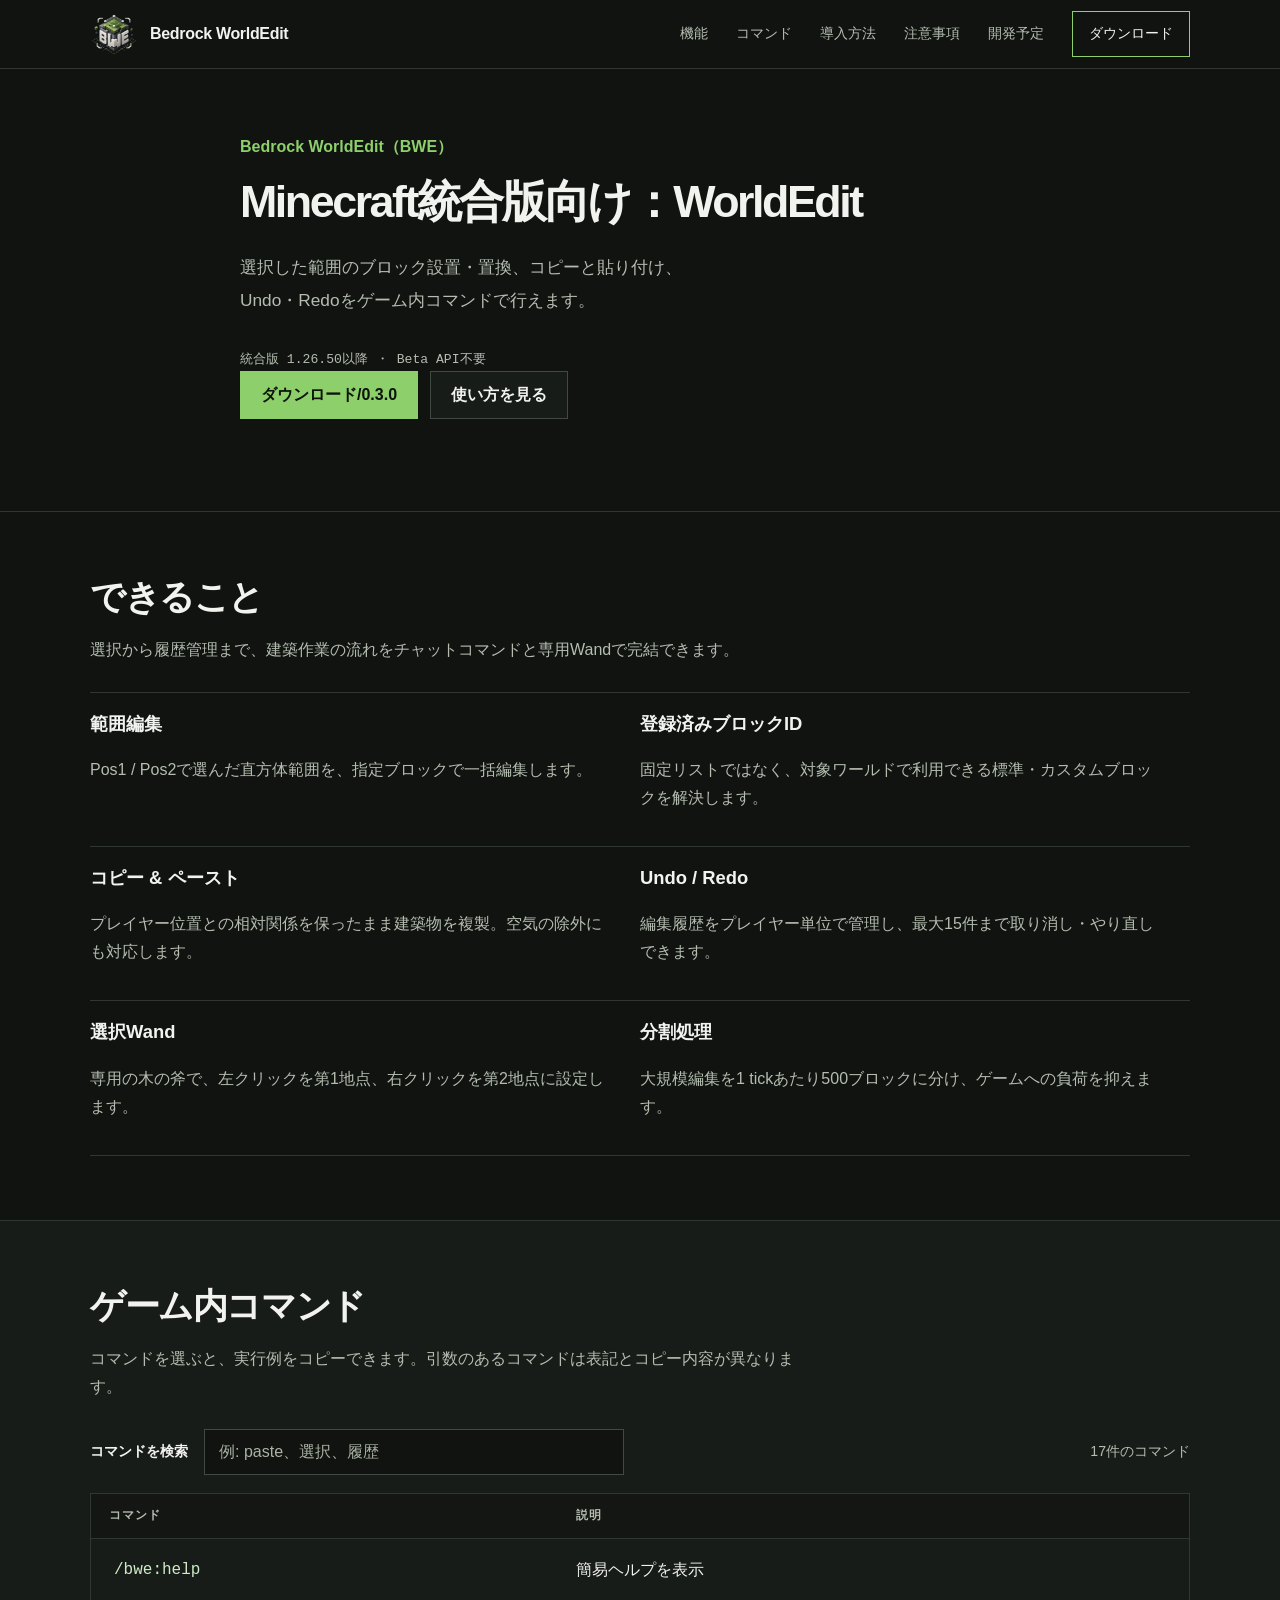
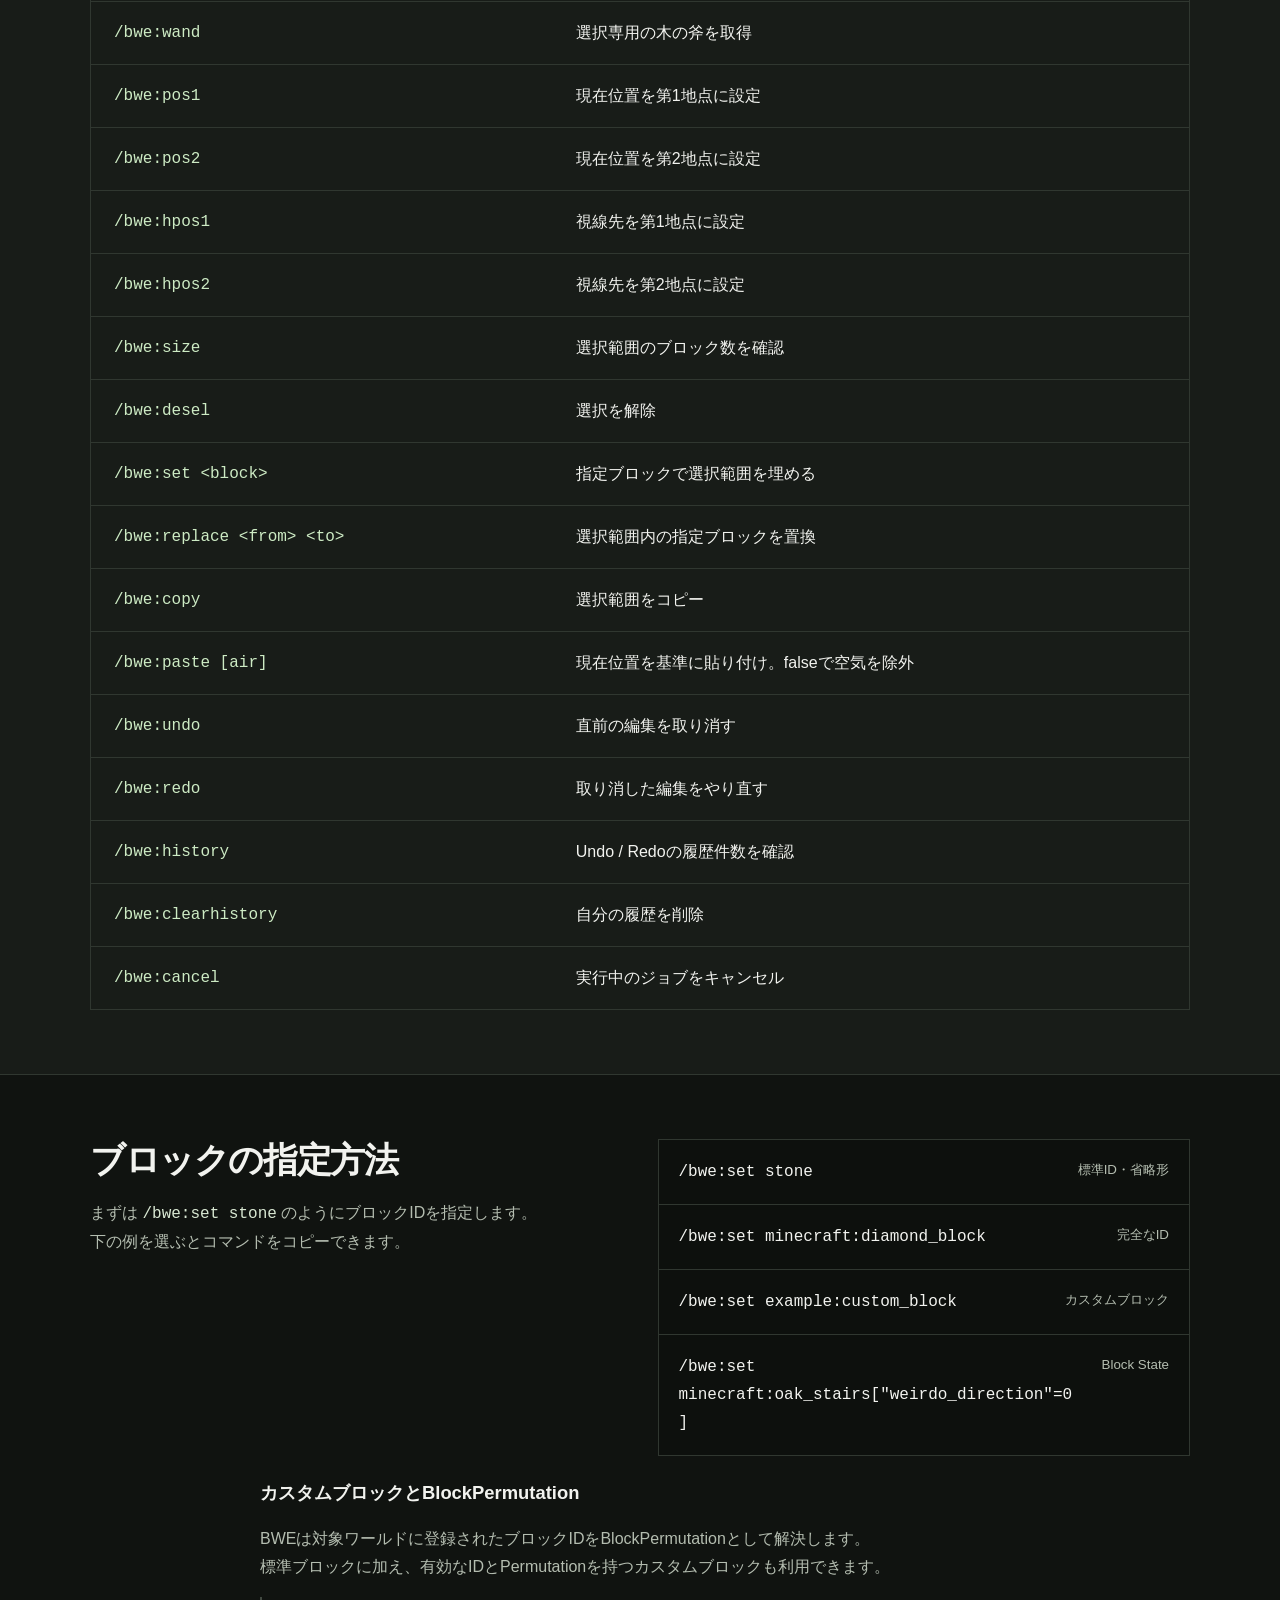
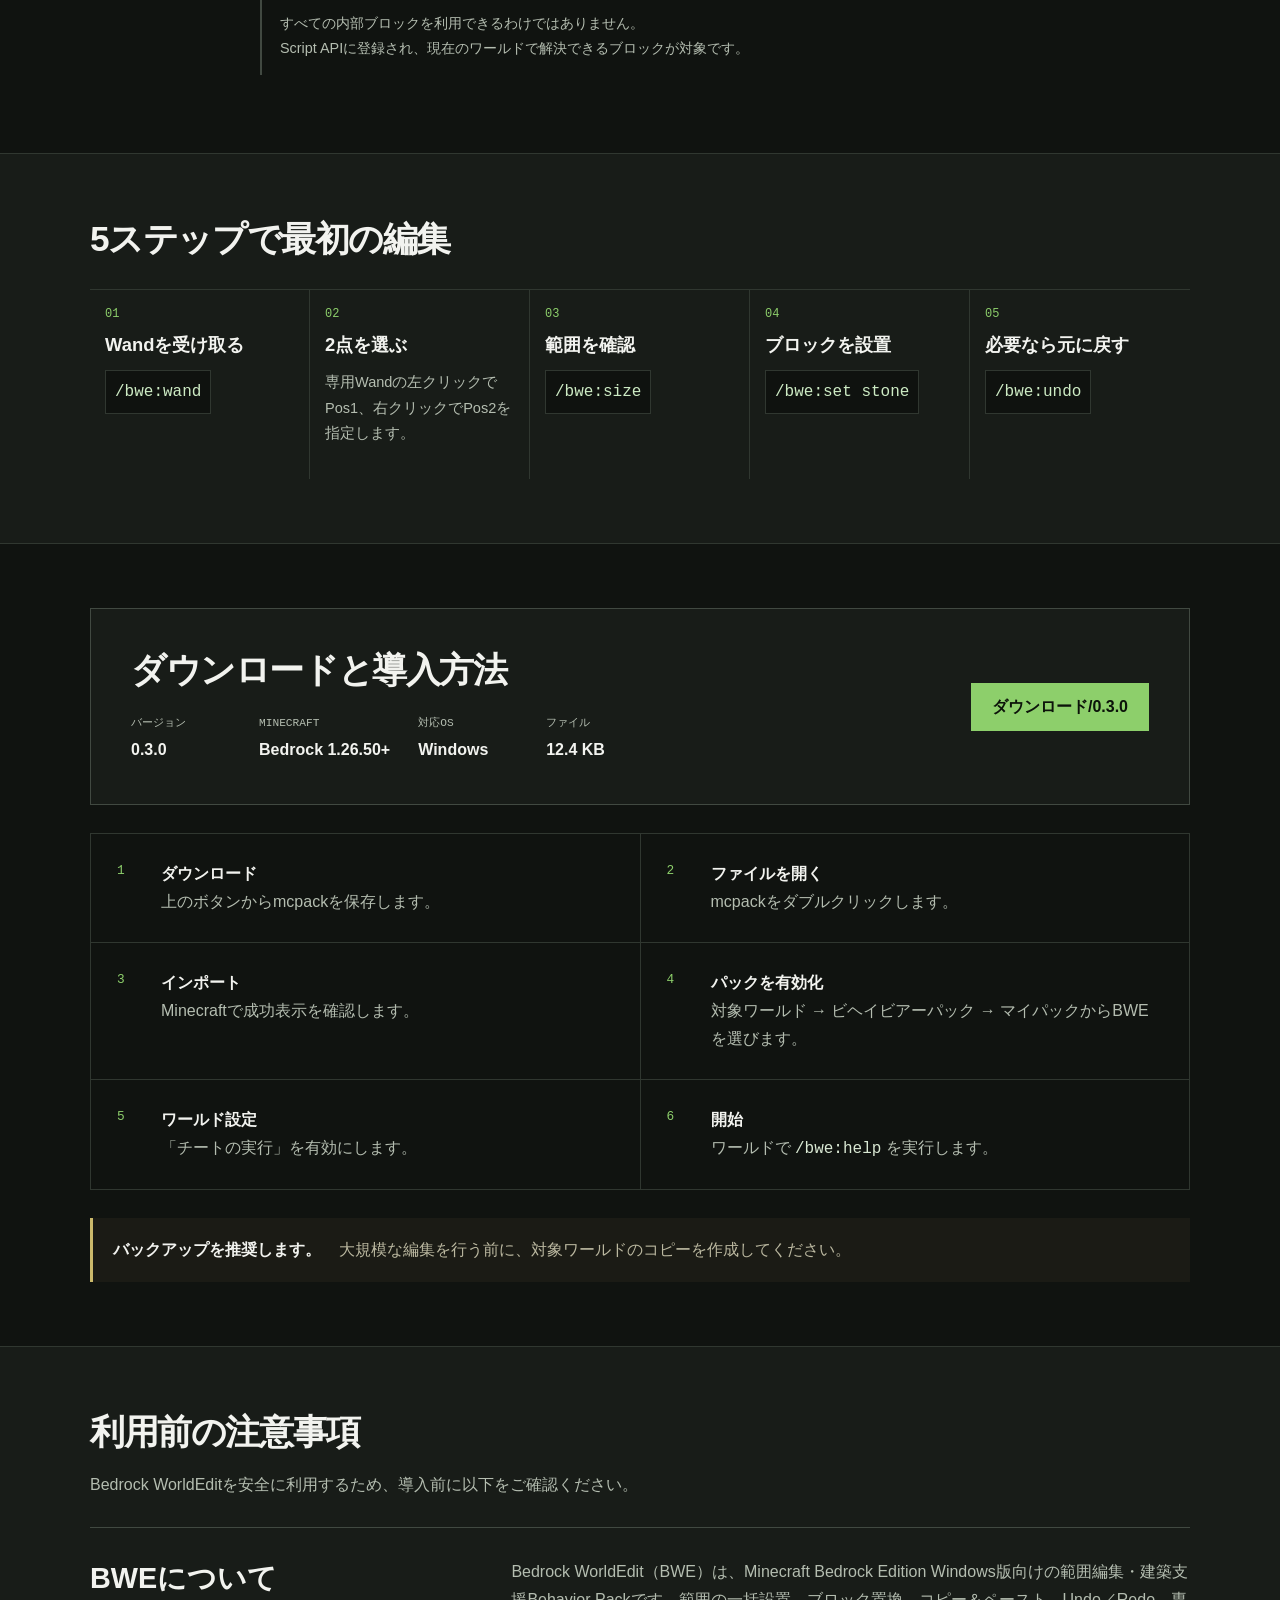
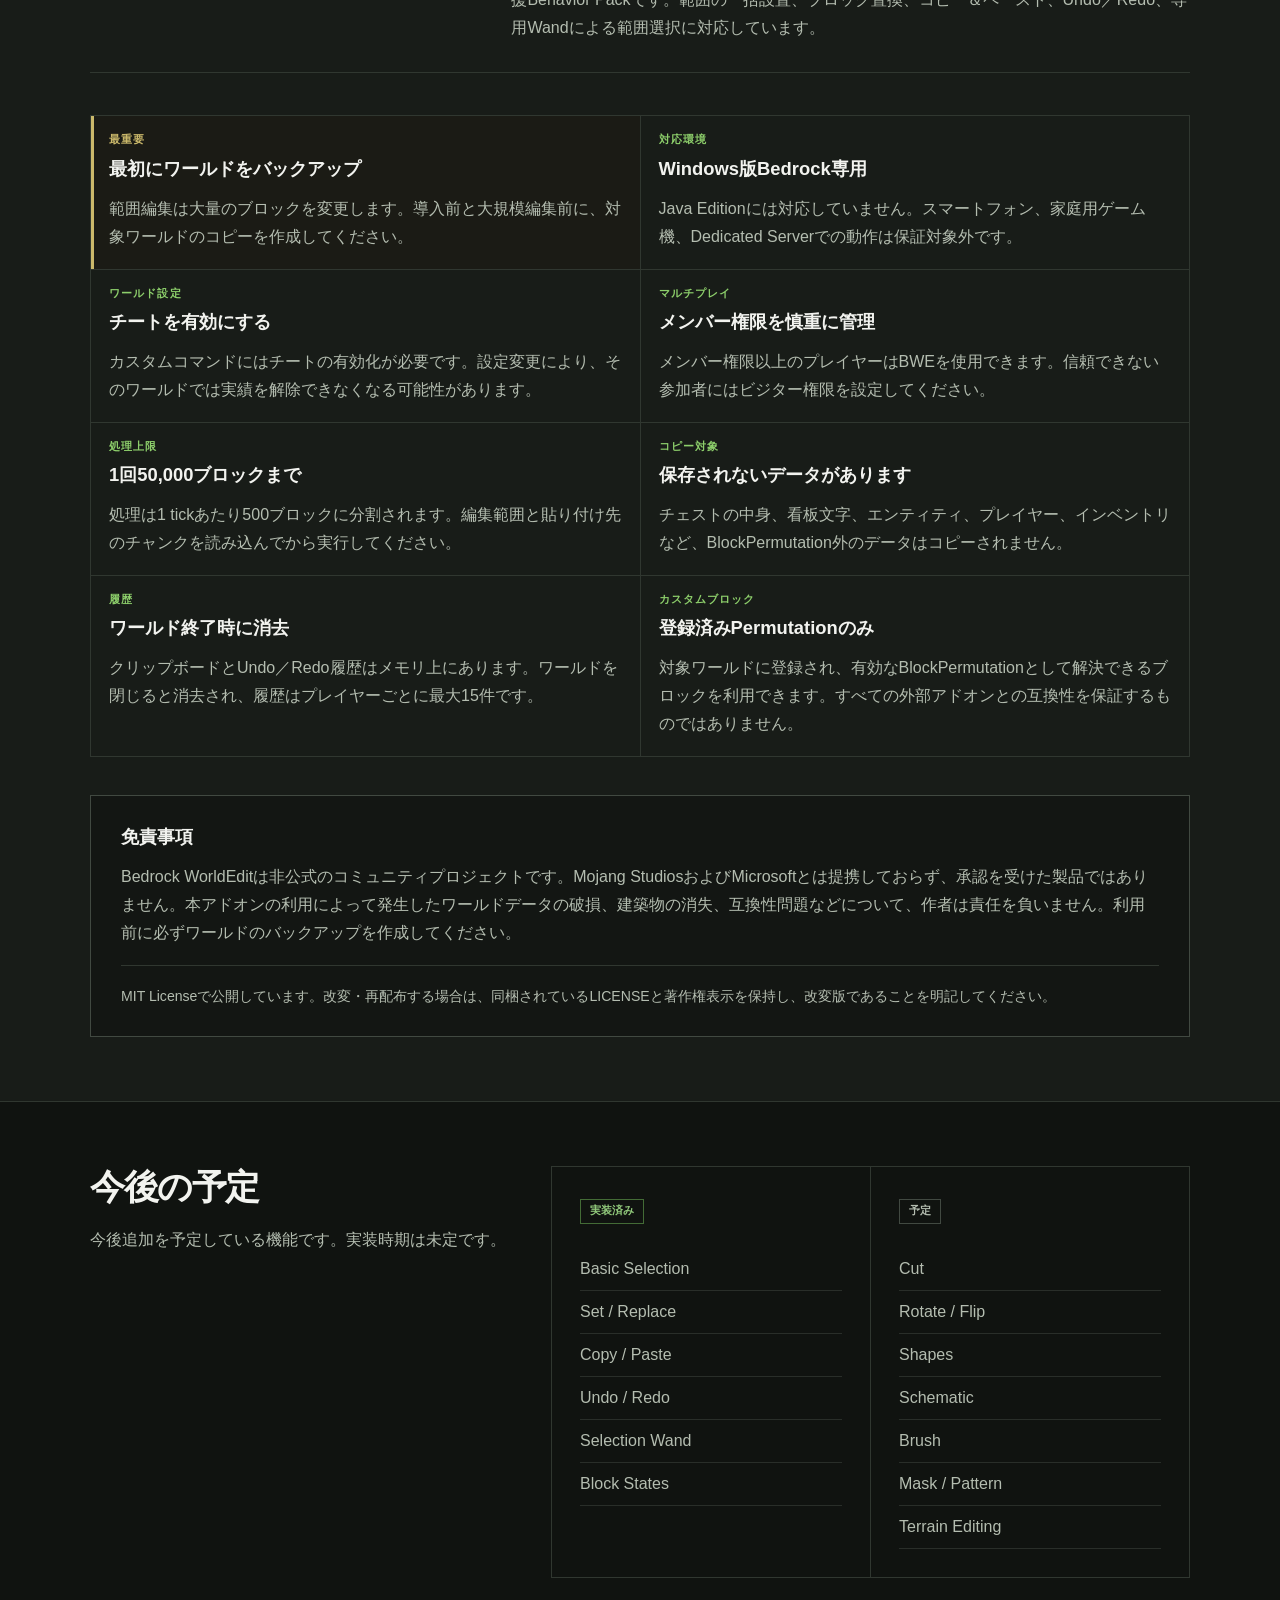
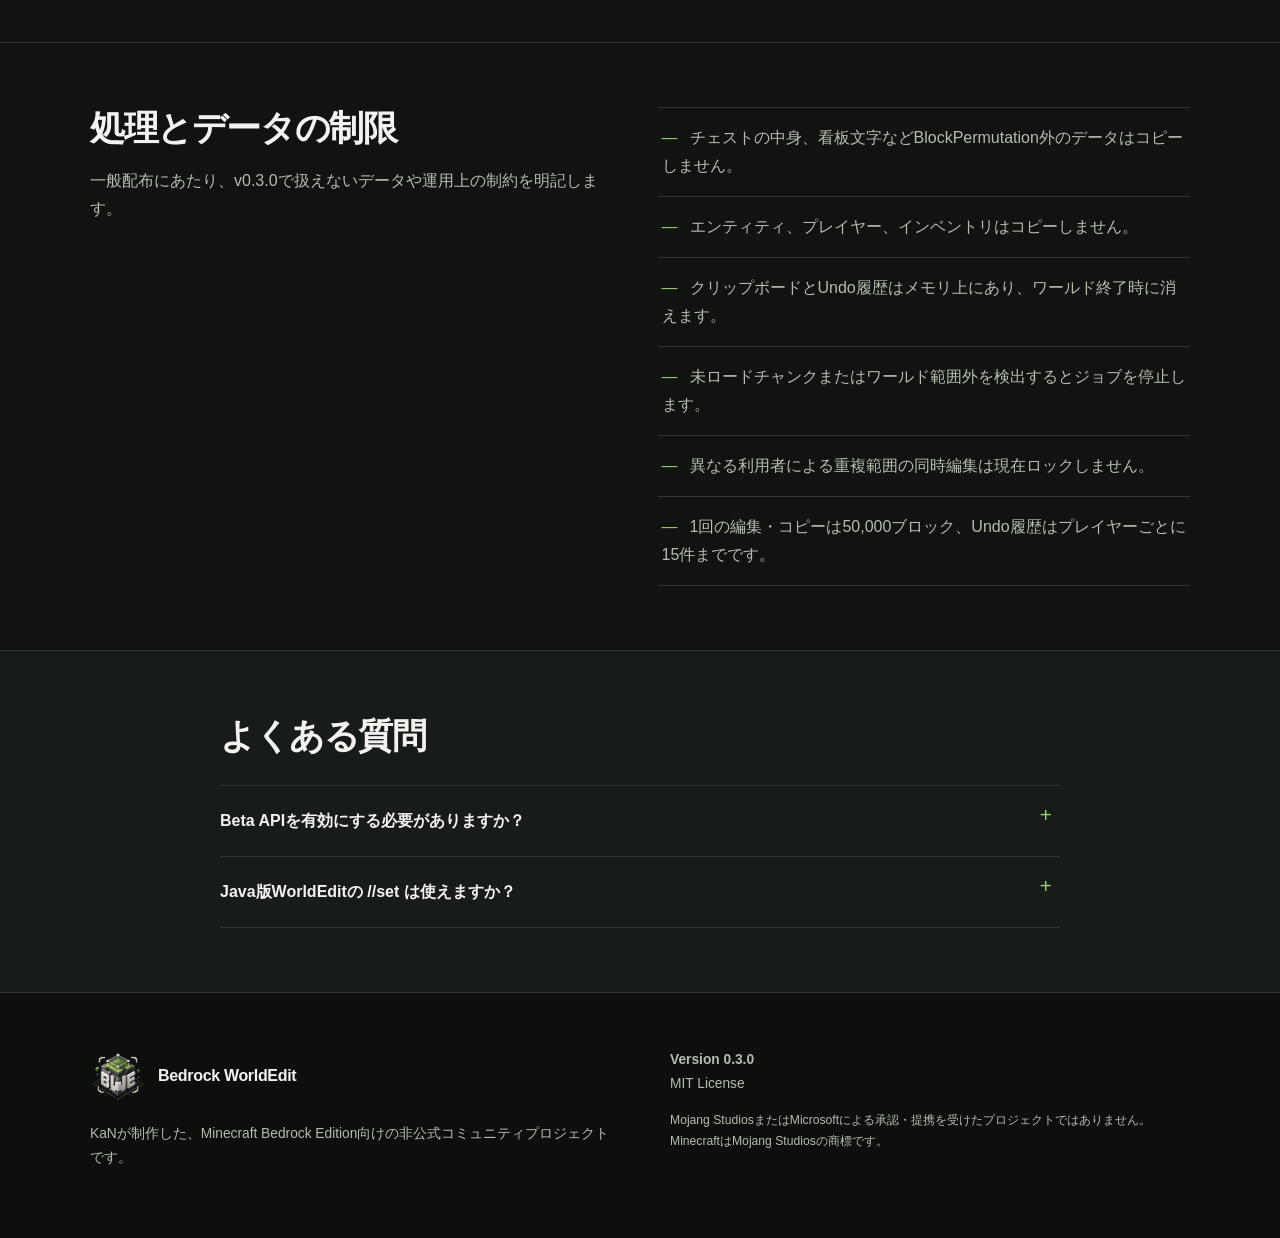
<file: index.html>
<!doctype html>
<html lang="ja">
  <head>
    <meta charset="utf-8" />
    <meta name="viewport" content="width=device-width, initial-scale=1" />
    <title>Bedrock WorldEdit (BWE) | Minecraft Bedrock Edition World Editor</title>
    <meta
      name="description"
      content="Minecraft Bedrock Edition Windows版向けのコマンドベース範囲編集Behavior Pack「Bedrock WorldEdit (BWE)」公式配布サイト。"
    />
    <meta name="theme-color" content="#111411" />
    <meta property="og:type" content="website" />
    <meta property="og:title" content="Bedrock WorldEdit (BWE)" />
    <meta
      property="og:description"
      content="Minecraft Bedrock Edition Windows版向けのコマンドベース範囲編集Behavior Pack。"
    />
    <meta name="twitter:card" content="summary" />
    <meta name="twitter:title" content="Bedrock WorldEdit (BWE)" />
    <meta name="twitter:description" content="Minecraft Bedrock Edition Windows版向けの範囲編集Behavior Pack。" />
    <link rel="icon" type="image/png" href="./assets/images/bwe-logo.png" />
    <link rel="stylesheet" href="./assets/css/style.css" />
  </head>
  <body>
    <a class="skip-link" href="#main">本文へ移動</a>
    <header class="site-header" data-header>
      <div class="container header-inner">
        <a class="brand" href="#top" aria-label="Bedrock WorldEdit トップ">
          <img class="brand-logo" src="./assets/images/bwe-logo.png" alt="" width="48" height="48" />
          <span>Bedrock WorldEdit</span>
        </a>
        <button
          class="menu-button"
          type="button"
          aria-label="メニューを開く"
          aria-expanded="false"
          aria-controls="site-nav"
          data-menu-button
        >
          <span aria-hidden="true"></span>
          <span aria-hidden="true"></span>
          <span aria-hidden="true"></span>
        </button>
        <nav class="site-nav" id="site-nav" aria-label="メインナビゲーション" data-nav>
          <a href="#features">機能</a>
          <a href="#commands">コマンド</a>
          <a href="#install">導入方法</a>
          <a href="#safety">注意事項</a>
          <a href="#roadmap">開発予定</a>
          <a class="nav-download" href="./downloads/BedrockWorldEdit-0.3.0.mcpack" download>ダウンロード</a>
        </nav>
      </div>
    </header>

    <main id="main">
      <section class="hero" id="top">
        <div class="container hero-grid">
          <div class="hero-copy">
            <p class="product-name">Bedrock WorldEdit（BWE）</p>
            <h1>Minecraft統合版向け：WorldEdit</h1>
            <p class="hero-lead">
              選択した範囲のブロック設置・置換、コピーと貼り付け、<br>Undo・Redoをゲーム内コマンドで行えます。
            </p>
            <p class="compatibility">統合版 1.26.50以降 ・ Beta API不要</p>
            <div class="hero-actions">
              <a class="button button-primary" href="./downloads/BedrockWorldEdit-0.3.0.mcpack" download
                >ダウンロード/0.3.0</a
              >
              <a class="button button-secondary" href="#quick-start">使い方を見る</a>
            </div>
          </div>
        </div>
      </section>

      <section class="section" id="features">
        <div class="container">
          <div class="section-heading">
            <h2>できること</h2>
            <p>選択から履歴管理まで、建築作業の流れをチャットコマンドと専用Wandで完結できます。</p>
          </div>
          <div class="feature-grid">
            <article>
              <h3>範囲編集</h3>
              <p>Pos1 / Pos2で選んだ直方体範囲を、指定ブロックで一括編集します。</p>
            </article>
            <article>
              <h3>登録済みブロックID</h3>
              <p>固定リストではなく、対象ワールドで利用できる標準・カスタムブロックを解決します。</p>
            </article>
            <article>
              <h3>コピー &amp; ペースト</h3>
              <p>プレイヤー位置との相対関係を保ったまま建築物を複製。空気の除外にも対応します。</p>
            </article>
            <article>
              <h3>Undo / Redo</h3>
              <p>編集履歴をプレイヤー単位で管理し、最大15件まで取り消し・やり直しできます。</p>
            </article>
            <article>
              <h3>選択Wand</h3>
              <p>専用の木の斧で、左クリックを第1地点、右クリックを第2地点に設定します。</p>
            </article>
            <article>
              <h3>分割処理</h3>
              <p>大規模編集を1 tickあたり500ブロックに分け、ゲームへの負荷を抑えます。</p>
            </article>
          </div>
        </div>
      </section>

      <section class="section section-surface" id="commands">
        <div class="container">
          <div class="section-heading">
            <h2>ゲーム内コマンド</h2>
            <p>コマンドを選ぶと、実行例をコピーできます。引数のあるコマンドは表記とコピー内容が異なります。</p>
          </div>
          <div class="command-toolbar">
            <label for="command-search">コマンドを検索</label>
            <input
              id="command-search"
              type="search"
              placeholder="例: paste、選択、履歴"
              autocomplete="off"
              data-command-search
            />
            <p class="search-count" aria-live="polite" data-search-count>17件のコマンド</p>
          </div>
          <div class="command-table-wrap">
            <table class="command-table">
              <thead>
                <tr>
                  <th scope="col">コマンド</th>
                  <th scope="col">説明</th>
                </tr>
              </thead>
              <tbody data-command-list>
                <tr>
                  <td>
                    <button class="command-copy" data-command="/bwe:help">/bwe:help</button>
                  </td>
                  <td>簡易ヘルプを表示</td>
                </tr>
                <tr>
                  <td>
                    <button class="command-copy" data-command="/bwe:wand">/bwe:wand</button>
                  </td>
                  <td>選択専用の木の斧を取得</td>
                </tr>
                <tr>
                  <td>
                    <button class="command-copy" data-command="/bwe:pos1">/bwe:pos1</button>
                  </td>
                  <td>現在位置を第1地点に設定</td>
                </tr>
                <tr>
                  <td>
                    <button class="command-copy" data-command="/bwe:pos2">/bwe:pos2</button>
                  </td>
                  <td>現在位置を第2地点に設定</td>
                </tr>
                <tr>
                  <td>
                    <button class="command-copy" data-command="/bwe:hpos1">/bwe:hpos1</button>
                  </td>
                  <td>視線先を第1地点に設定</td>
                </tr>
                <tr>
                  <td>
                    <button class="command-copy" data-command="/bwe:hpos2">/bwe:hpos2</button>
                  </td>
                  <td>視線先を第2地点に設定</td>
                </tr>
                <tr>
                  <td>
                    <button class="command-copy" data-command="/bwe:size">/bwe:size</button>
                  </td>
                  <td>選択範囲のブロック数を確認</td>
                </tr>
                <tr>
                  <td>
                    <button class="command-copy" data-command="/bwe:desel">/bwe:desel</button>
                  </td>
                  <td>選択を解除</td>
                </tr>
                <tr>
                  <td>
                    <button class="command-copy" data-command="/bwe:set stone">/bwe:set &lt;block&gt;</button>
                  </td>
                  <td>指定ブロックで選択範囲を埋める</td>
                </tr>
                <tr>
                  <td>
                    <button class="command-copy" data-command="/bwe:replace dirt stone">
                      /bwe:replace &lt;from&gt; &lt;to&gt;
                    </button>
                  </td>
                  <td>選択範囲内の指定ブロックを置換</td>
                </tr>
                <tr>
                  <td>
                    <button class="command-copy" data-command="/bwe:copy">/bwe:copy</button>
                  </td>
                  <td>選択範囲をコピー</td>
                </tr>
                <tr>
                  <td>
                    <button class="command-copy" data-command="/bwe:paste">/bwe:paste [air]</button>
                  </td>
                  <td>現在位置を基準に貼り付け。falseで空気を除外</td>
                </tr>
                <tr>
                  <td>
                    <button class="command-copy" data-command="/bwe:undo">/bwe:undo</button>
                  </td>
                  <td>直前の編集を取り消す</td>
                </tr>
                <tr>
                  <td>
                    <button class="command-copy" data-command="/bwe:redo">/bwe:redo</button>
                  </td>
                  <td>取り消した編集をやり直す</td>
                </tr>
                <tr>
                  <td>
                    <button class="command-copy" data-command="/bwe:history">/bwe:history</button>
                  </td>
                  <td>Undo / Redoの履歴件数を確認</td>
                </tr>
                <tr>
                  <td>
                    <button class="command-copy" data-command="/bwe:clearhistory">/bwe:clearhistory</button>
                  </td>
                  <td>自分の履歴を削除</td>
                </tr>
                <tr>
                  <td>
                    <button class="command-copy" data-command="/bwe:cancel">/bwe:cancel</button>
                  </td>
                  <td>実行中のジョブをキャンセル</td>
                </tr>
              </tbody>
            </table>
            <p class="empty-search" hidden data-empty-search>一致するコマンドはありません。検索語を変えてください。</p>
          </div>
        </div>
      </section>

      <section class="section" id="blocks">
        <div class="container split-layout">
          <div>
            <h2>ブロックの指定方法</h2>
            <p>
              まずは
              <code>/bwe:set stone</code> のようにブロックIDを指定します。<br>下の例を選ぶとコマンドをコピーできます。
            </p>
          </div>
          <div class="code-block" aria-label="ブロック指定例">
            <button class="code-line command-copy" data-command="/bwe:set stone">
              <span>/bwe:set stone</span><small>標準ID・省略形</small>
            </button>
            <button class="code-line command-copy" data-command="/bwe:set minecraft:diamond_block">
              <span>/bwe:set minecraft:diamond_block</span><small>完全なID</small>
            </button>
            <button class="code-line command-copy" data-command="/bwe:set example:custom_block">
              <span>/bwe:set example:custom_block</span><small>カスタムブロック</small>
            </button>
            <button class="code-line command-copy" data-command='/bwe:set minecraft:oak_stairs["weirdo_direction"=0]'>
              <span>/bwe:set minecraft:oak_stairs["weirdo_direction"=0]</span><small>Block State</small>
            </button>
          </div>
        </div>
        <div class="container block-detail">
          <h3>カスタムブロックとBlockPermutation</h3>
          <p>
            BWEは対象ワールドに登録されたブロックIDをBlockPermutationとして解決します。<br>標準ブロックに加え、有効なIDとPermutationを持つカスタムブロックも利用できます。
          </p>
          <p class="note">
            すべての内部ブロックを利用できるわけではありません。<br>Script
            APIに登録され、現在のワールドで解決できるブロックが対象です。
          </p>
        </div>
      </section>

      <section class="section section-surface" id="quick-start">
        <div class="container">
          <div class="section-heading"><h2>5ステップで最初の編集</h2></div>
          <ol class="steps">
            <li>
              <span>01</span>
              <div>
                <h3>Wandを受け取る</h3>
                <button class="inline-code command-copy" data-command="/bwe:wand">/bwe:wand</button>
              </div>
            </li>
            <li>
              <span>02</span>
              <div>
                <h3>2点を選ぶ</h3>
                <p>専用Wandの左クリックでPos1、右クリックでPos2を指定します。</p>
              </div>
            </li>
            <li>
              <span>03</span>
              <div>
                <h3>範囲を確認</h3>
                <button class="inline-code command-copy" data-command="/bwe:size">/bwe:size</button>
              </div>
            </li>
            <li>
              <span>04</span>
              <div>
                <h3>ブロックを設置</h3>
                <button class="inline-code command-copy" data-command="/bwe:set stone">/bwe:set stone</button>
              </div>
            </li>
            <li>
              <span>05</span>
              <div>
                <h3>必要なら元に戻す</h3>
                <button class="inline-code command-copy" data-command="/bwe:undo">/bwe:undo</button>
              </div>
            </li>
          </ol>
        </div>
      </section>

      <section class="section" id="install">
        <div class="container">
          <div class="download-panel">
            <div>
              <h2>ダウンロードと導入方法</h2>
              <dl class="release-meta">
                <div>
                  <dt>バージョン</dt>
                  <dd>0.3.0</dd>
                </div>
                <div>
                  <dt>Minecraft</dt>
                  <dd>Bedrock 1.26.50+</dd>
                </div>
                <div>
                  <dt>対応OS</dt>
                  <dd>Windows</dd>
                </div>
                <div>
                  <dt>ファイル</dt>
                  <dd>12.4 KB</dd>
                </div>
              </dl>
            </div>
            <a class="button button-primary button-large" href="./downloads/BedrockWorldEdit-0.3.0.mcpack" download
              >ダウンロード/0.3.0</a
            >
          </div>
          <div class="install-grid">
            <div>
              <span>1</span>
              <p><strong>ダウンロード</strong><br />上のボタンからmcpackを保存します。</p>
            </div>
            <div>
              <span>2</span>
              <p><strong>ファイルを開く</strong><br />mcpackをダブルクリックします。</p>
            </div>
            <div>
              <span>3</span>
              <p><strong>インポート</strong><br />Minecraftで成功表示を確認します。</p>
            </div>
            <div>
              <span>4</span>
              <p>
                <strong>パックを有効化</strong><br />対象ワールド → ビヘイビアーパック → マイパックからBWEを選びます。
              </p>
            </div>
            <div>
              <span>5</span>
              <p><strong>ワールド設定</strong><br />「チートの実行」を有効にします。</p>
            </div>
            <div>
              <span>6</span>
              <p><strong>開始</strong><br />ワールドで <code>/bwe:help</code> を実行します。</p>
            </div>
          </div>
          <aside class="warning">
            <strong>バックアップを推奨します。</strong>
            <p>大規模な編集を行う前に、対象ワールドのコピーを作成してください。</p>
          </aside>
        </div>
      </section>

      <section class="section section-surface" id="safety">
        <div class="container">
          <div class="section-heading">
            <h2>利用前の注意事項</h2>
            <p>Bedrock WorldEditを安全に利用するため、導入前に以下をご確認ください。</p>
          </div>

          <div class="distribution-copy">
            <div>
              <h3>BWEについて</h3>
            </div>
            <p>
              Bedrock WorldEdit（BWE）は、Minecraft Bedrock Edition Windows版向けの範囲編集・建築支援Behavior
              Packです。範囲の一括設置、ブロック置換、コピー＆ペースト、Undo／Redo、専用Wandによる範囲選択に対応しています。
            </p>
          </div>

          <div class="safety-grid">
            <article class="safety-item safety-primary">
              <p class="safety-label">最重要</p>
              <h3>最初にワールドをバックアップ</h3>
              <p>
                範囲編集は大量のブロックを変更します。導入前と大規模編集前に、対象ワールドのコピーを作成してください。
              </p>
            </article>
            <article class="safety-item">
              <p class="safety-label">対応環境</p>
              <h3>Windows版Bedrock専用</h3>
              <p>
                Java Editionには対応していません。スマートフォン、家庭用ゲーム機、Dedicated
                Serverでの動作は保証対象外です。
              </p>
            </article>
            <article class="safety-item">
              <p class="safety-label">ワールド設定</p>
              <h3>チートを有効にする</h3>
              <p>
                カスタムコマンドにはチートの有効化が必要です。設定変更により、そのワールドでは実績を解除できなくなる可能性があります。
              </p>
            </article>
            <article class="safety-item">
              <p class="safety-label">マルチプレイ</p>
              <h3>メンバー権限を慎重に管理</h3>
              <p>
                メンバー権限以上のプレイヤーはBWEを使用できます。信頼できない参加者にはビジター権限を設定してください。
              </p>
            </article>
            <article class="safety-item">
              <p class="safety-label">処理上限</p>
              <h3>1回50,000ブロックまで</h3>
              <p>
                処理は1
                tickあたり500ブロックに分割されます。編集範囲と貼り付け先のチャンクを読み込んでから実行してください。
              </p>
            </article>
            <article class="safety-item">
              <p class="safety-label">コピー対象</p>
              <h3>保存されないデータがあります</h3>
              <p>
                チェストの中身、看板文字、エンティティ、プレイヤー、インベントリなど、BlockPermutation外のデータはコピーされません。
              </p>
            </article>
            <article class="safety-item">
              <p class="safety-label">履歴</p>
              <h3>ワールド終了時に消去</h3>
              <p>
                クリップボードとUndo／Redo履歴はメモリ上にあります。ワールドを閉じると消去され、履歴はプレイヤーごとに最大15件です。
              </p>
            </article>
            <article class="safety-item">
              <p class="safety-label">カスタムブロック</p>
              <h3>登録済みPermutationのみ</h3>
              <p>
                対象ワールドに登録され、有効なBlockPermutationとして解決できるブロックを利用できます。すべての外部アドオンとの互換性を保証するものではありません。
              </p>
            </article>
          </div>

          <aside class="disclaimer">
            <h3>免責事項</h3>
            <p>
              Bedrock WorldEditは非公式のコミュニティプロジェクトです。Mojang
              StudiosおよびMicrosoftとは提携しておらず、承認を受けた製品ではありません。本アドオンの利用によって発生したワールドデータの破損、建築物の消失、互換性問題などについて、作者は責任を負いません。利用前に必ずワールドのバックアップを作成してください。
            </p>
            <p class="disclaimer-license">
              MIT
              Licenseで公開しています。改変・再配布する場合は、同梱されているLICENSEと著作権表示を保持し、改変版であることを明記してください。
            </p>
          </aside>
        </div>
      </section>

      <section class="section" id="roadmap">
        <div class="container roadmap-grid">
          <div>
            <h2>今後の予定</h2>
            <p>今後追加を予定している機能です。実装時期は未定です。</p>
          </div>
          <div class="roadmap-list">
            <div>
              <h3><span class="status status-done">実装済み</span></h3>
              <ul>
                <li>Basic Selection</li>
                <li>Set / Replace</li>
                <li>Copy / Paste</li>
                <li>Undo / Redo</li>
                <li>Selection Wand</li>
                <li>Block States</li>
              </ul>
            </div>
            <div>
              <h3><span class="status status-planned">予定</span></h3>
              <ul>
                <li>Cut</li>
                <li>Rotate / Flip</li>
                <li>Shapes</li>
                <li>Schematic</li>
                <li>Brush</li>
                <li>Mask / Pattern</li>
                <li>Terrain Editing</li>
              </ul>
            </div>
          </div>
        </div>
      </section>

      <section class="section" id="limitations">
        <div class="container two-column">
          <div>
            <h2>処理とデータの制限</h2>
            <p>一般配布にあたり、v0.3.0で扱えないデータや運用上の制約を明記します。</p>
          </div>
          <ul class="limitation-list">
            <li>チェストの中身、看板文字などBlockPermutation外のデータはコピーしません。</li>
            <li>エンティティ、プレイヤー、インベントリはコピーしません。</li>
            <li>クリップボードとUndo履歴はメモリ上にあり、ワールド終了時に消えます。</li>
            <li>未ロードチャンクまたはワールド範囲外を検出するとジョブを停止します。</li>
            <li>異なる利用者による重複範囲の同時編集は現在ロックしません。</li>
            <li>1回の編集・コピーは50,000ブロック、Undo履歴はプレイヤーごとに15件までです。</li>
          </ul>
        </div>
      </section>

      <section class="section section-surface" id="faq">
        <div class="container narrow">
          <div class="section-heading"><h2>よくある質問</h2></div>
          <details>
            <summary>Beta APIを有効にする必要がありますか？</summary>
            <p>いいえ。v0.3.0ではBeta API実験は不要です。</p>
          </details>
          <details>
            <summary>Java版WorldEditの //set は使えますか？</summary>
            <p>
              現在は使用できません。BWEでは
              <code>/bwe:set</code> 形式を使用します。
            </p>
          </details>
        </div>
      </section>
    </main>

    <footer class="site-footer">
      <div class="container footer-grid">
        <div>
          <div class="brand footer-brand">
            <img
              class="brand-logo brand-logo-footer"
              src="./assets/images/bwe-logo.png"
              alt=""
              width="56"
              height="56"
            /><span>Bedrock WorldEdit</span>
          </div>
          <p>KaNが制作した、Minecraft Bedrock Edition向けの非公式コミュニティプロジェクトです。</p>
        </div>
        <div>
          <p><strong>Version 0.3.0</strong><br />MIT License</p>
          <p class="legal">
            Mojang StudiosまたはMicrosoftによる承認・提携を受けたプロジェクトではありません。MinecraftはMojang
            Studiosの商標です。
          </p>
        </div>
      </div>
    </footer>
    <div class="toast" role="status" aria-live="polite" aria-atomic="true" data-toast></div>
    <script src="./assets/js/main.js" defer></script>
  </body>
</html>
</file>
<file: assets/css/style.css>
:root {
  --bg: #101310;
  --surface: #181c18;
  --surface-2: #1d221d;
  --text: #f2f3ef;
  --muted: #b4bdb0;
  --accent: #8dcf6b;
  --accent-hover: #82c566;
  --accent-dark: #172615;
  --border: #303730;
  --border-light: #414941;
  --warning: #cbb96b;
  --max: 1100px;
  --font: -apple-system, BlinkMacSystemFont, "Segoe UI", "Noto Sans JP", "Yu Gothic", Meiryo, sans-serif;
  --mono: Consolas, "SFMono-Regular", monospace;
}

* {
  box-sizing: border-box;
}
html {
  scroll-behavior: smooth;
  scroll-padding-top: 5rem;
}
body {
  margin: 0;
  min-width: 320px;
  overflow-x: hidden;
  background: var(--bg);
  color: var(--text);
  font-family: var(--font);
  font-size: 16px;
  line-height: 1.75;
}
a {
  color: inherit;
  text-decoration: none;
}
button,
input {
  font: inherit;
}
button {
  color: inherit;
}
img,
svg {
  display: block;
  max-width: 100%;
}
code {
  font-family: var(--mono);
  color: #d9e8d3;
}
:focus-visible {
  outline: 3px solid var(--accent);
  outline-offset: 3px;
}
.container {
  width: min(calc(100% - 40px), var(--max));
  margin-inline: auto;
}
.narrow {
  width: min(calc(100% - 40px), 840px);
}
.skip-link {
  position: fixed;
  z-index: 999;
  top: 8px;
  left: 8px;
  transform: translateY(-150%);
  padding: 8px 14px;
  background: var(--text);
  color: var(--bg);
}
.skip-link:focus {
  transform: none;
}

.site-header {
  position: sticky;
  z-index: 100;
  top: 0;
  background: var(--bg);
  border-bottom: 1px solid var(--border);
}
.header-inner {
  min-height: 68px;
  display: flex;
  align-items: center;
  justify-content: space-between;
  gap: 30px;
}
.brand {
  display: inline-flex;
  align-items: center;
  gap: 12px;
  font-weight: 700;
  letter-spacing: -0.02em;
}
.brand-logo {
  width: 48px;
  height: 48px;
  object-fit: contain;
  flex: 0 0 auto;
}
.brand-logo-footer {
  width: 56px;
  height: 56px;
}
.site-nav {
  display: flex;
  align-items: center;
  gap: 28px;
  font-size: 0.9rem;
  color: var(--muted);
}
.site-nav a:hover {
  color: var(--text);
}
.site-nav .nav-download {
  padding: 9px 16px;
  border: 1px solid var(--accent);
  color: var(--text);
}
.site-nav .nav-download:hover {
  background: var(--accent-dark);
}
.menu-button {
  display: none;
  width: 44px;
  height: 44px;
  padding: 11px;
  border: 1px solid var(--border);
  background: transparent;
  cursor: pointer;
}
.menu-button span {
  display: block;
  height: 1px;
  margin: 5px 0;
  background: var(--text);
}

.hero {
  padding: 64px 0 70px;
  border-bottom: 1px solid var(--border);
}
.hero-grid {
  max-width: 800px;
}
h1,
h2,
h3,
p {
  margin-top: 0;
}
h1 {
  max-width: 760px;
  margin-bottom: 24px;
  font-size: clamp(1.9rem, 3.5vw, 2.8rem);
  line-height: 1.14;
  letter-spacing: -0.055em;
}
h2 {
  margin-bottom: 18px;
  font-size: clamp(1.55rem, 2.8vw, 2.2rem);
  line-height: 1.2;
  letter-spacing: -0.04em;
}
h3 {
  font-size: 1.15rem;
  line-height: 1.45;
}
.hero-lead {
  max-width: 680px;
  margin-bottom: 32px;
  color: var(--muted);
  font-size: 1.08rem;
  line-height: 1.9;
  text-wrap: pretty;
}
.hero-actions {
  display: flex;
  flex-wrap: wrap;
  gap: 12px;
  margin-bottom: 22px;
}
.button {
  min-height: 48px;
  display: inline-flex;
  align-items: center;
  justify-content: center;
  padding: 11px 20px;
  border: 1px solid transparent;
  font-weight: 700;
  line-height: 1.2;
  transition:
    background 0.18s ease,
    border-color 0.18s ease,
    transform 0.18s ease;
}
.button-primary {
  background: var(--accent);
  color: #0c130a;
}
.button-primary:hover {
  background: var(--accent-hover);
}
.button-secondary {
  border-color: var(--border-light);
  background: var(--surface);
}
.button-secondary:hover {
  border-color: var(--muted);
}
.button-large {
  min-width: 0;
  min-height: 48px;
}
.compatibility {
  margin: 0;
  color: #b4bdb0;
  font: 0.82rem/1.7 var(--mono);
}

.section {
  padding: 64px 0;
  border-bottom: 1px solid var(--border);
}
.section-surface {
  background: var(--surface);
}
.section-heading {
  max-width: 720px;
  margin-bottom: 28px;
}
.section-heading > p:last-child {
  color: var(--muted);
}
.feature-grid {
  display: grid;
  grid-template-columns: repeat(2, 1fr);
  border-top: 1px solid var(--border);
}
.feature-grid article {
  padding: 18px 24px 18px 0;
  border-bottom: 1px solid var(--border);
}
.feature-grid article p {
  color: var(--muted);
}

.command-toolbar {
  display: grid;
  grid-template-columns: auto minmax(220px, 420px) 1fr;
  align-items: center;
  gap: 16px;
  margin-bottom: 18px;
}
.command-toolbar label {
  font-size: 0.9rem;
  font-weight: 700;
}
.command-toolbar input {
  width: 100%;
  height: 46px;
  padding: 0 14px;
  border: 1px solid var(--border-light);
  border-radius: 0;
  background: var(--bg);
  color: var(--text);
}
.command-toolbar input::placeholder {
  color: #aab3a5;
}
.search-count {
  justify-self: end;
  margin: 0;
  color: var(--muted);
  font-size: 0.88rem;
}
.command-table-wrap {
  overflow-x: auto;
  border: 1px solid var(--border);
}
.command-table {
  width: 100%;
  min-width: 570px;
  border-collapse: collapse;
}
.command-table th,
.command-table td {
  padding: 15px 18px;
  border-bottom: 1px solid var(--border);
  text-align: left;
}
.command-table th {
  background: #131613;
  color: #b4bdb0;
  font: 700 0.72rem/1.2 var(--mono);
  letter-spacing: 0.1em;
  text-transform: uppercase;
}
.command-table tbody tr:last-child td {
  border-bottom: 0;
}
.command-table tbody tr:hover {
  background: #1d221d;
}
.command-copy {
  margin: 0;
  padding: 2px 5px;
  border: 0;
  background: transparent;
  color: #cdebc4;
  font-family: var(--mono);
  text-align: left;
  cursor: pointer;
}
.command-copy:hover {
  color: var(--accent-hover);
  text-decoration: underline;
  text-underline-offset: 4px;
}
.empty-search {
  padding: 28px;
  margin: 0;
  color: var(--muted);
  text-align: center;
}

.split-layout,
.two-column {
  display: grid;
  grid-template-columns: minmax(0, 1fr) minmax(0, 1fr);
  gap: 35px;
  align-items: start;
}
.split-layout p,
.two-column p {
  color: var(--muted);
}
.note {
  padding: 14px 0 14px 18px;
  border-left: 2px solid var(--border-light);
  font-size: 0.9rem;
}
.block-detail {
  max-width: 760px;
  margin-top: 24px;
}
.block-detail p {
  color: var(--muted);
}
.code-block {
  border: 1px solid var(--border);
  background: #0d100d;
}
.code-line {
  width: 100%;
  display: flex;
  justify-content: space-between;
  gap: 20px;
  padding: 18px 20px;
  border-bottom: 1px solid var(--border);
  color: var(--text);
  text-decoration: none !important;
}
.code-line:last-child {
  border-bottom: 0;
}
.code-line span {
  min-width: 0;
  overflow-wrap: anywhere;
}
.code-line small {
  flex: 0 0 auto;
  color: #b4bdb0;
  font-family: var(--font);
}

.steps {
  display: grid;
  grid-template-columns: repeat(5, minmax(0, 1fr));
  margin: 0;
  padding: 0;
  border-top: 1px solid var(--border);
  list-style: none;
}
.steps li {
  padding: 18px 15px;
  border-right: 1px solid var(--border);
}
.steps li:last-child {
  border-right: 0;
}
.steps li > span {
  display: block;
  margin-bottom: 12px;
  color: var(--accent);
  font: 0.75rem/1 var(--mono);
}
.steps h3 {
  margin-bottom: 12px;
}
.steps p {
  color: var(--muted);
  font-size: 0.91rem;
}
.inline-code {
  padding: 7px 9px;
  background: #0f120f;
  border: 1px solid var(--border);
}

.download-panel {
  display: flex;
  align-items: center;
  justify-content: space-between;
  gap: 40px;
  padding: 40px;
  border: 1px solid var(--border-light);
  background: var(--surface);
}
.release-meta {
  display: flex;
  flex-wrap: wrap;
  gap: 28px;
  margin: 24px 0 0;
}
.release-meta div {
  min-width: 100px;
}
.release-meta dt {
  color: #b4bdb0;
  font: 0.7rem/1.3 var(--mono);
  text-transform: uppercase;
}
.release-meta dd {
  margin: 6px 0 0;
  font-weight: 700;
}
.install-grid {
  display: grid;
  grid-template-columns: repeat(2, 1fr);
  gap: 0;
  margin-top: 28px;
  border-top: 1px solid var(--border);
  border-left: 1px solid var(--border);
}
.install-grid > div {
  display: grid;
  grid-template-columns: 34px 1fr;
  gap: 10px;
  padding: 26px;
  border-right: 1px solid var(--border);
  border-bottom: 1px solid var(--border);
}
.install-grid span {
  color: var(--accent);
  font: 0.8rem/1.75 var(--mono);
}
.install-grid p {
  margin: 0;
  color: var(--muted);
}
.install-grid strong {
  color: var(--text);
}
.warning {
  display: flex;
  align-items: baseline;
  gap: 18px;
  margin-top: 28px;
  padding: 18px 20px;
  border-left: 3px solid var(--warning);
  background: #1b1b15;
}
.warning p {
  margin: 0;
  color: #bbb8a0;
}

.distribution-copy {
  display: grid;
  grid-template-columns: minmax(260px, 0.7fr) minmax(0, 1.3fr);
  gap: 56px;
  align-items: start;
  padding: 30px 0;
  margin-bottom: 42px;
  border-top: 1px solid var(--border-light);
  border-bottom: 1px solid var(--border);
}
.distribution-copy h3 {
  margin-bottom: 0;
  font-size: clamp(1.35rem, 2.4vw, 1.8rem);
}
.distribution-copy > p {
  margin: 0;
  color: var(--muted);
}
.safety-grid {
  display: grid;
  grid-template-columns: repeat(2, 1fr);
  border-top: 1px solid var(--border);
  border-left: 1px solid var(--border);
}
.safety-item {
  padding: 18px;
  border-right: 1px solid var(--border);
  border-bottom: 1px solid var(--border);
  background: var(--surface);
}
.safety-item h3 {
  margin-bottom: 12px;
}
.safety-item > p:last-child {
  margin: 0;
  color: var(--muted);
}
.safety-item.safety-primary {
  background: #1b1b15;
  box-shadow: inset 3px 0 0 var(--warning);
}
.safety-label {
  margin-bottom: 8px;
  color: var(--accent);
  font: 700 0.7rem/1.2 var(--mono);
  letter-spacing: 0.1em;
}
.safety-primary .safety-label {
  color: var(--warning);
}
.disclaimer {
  margin-top: 38px;
  padding: 28px 30px;
  border: 1px solid var(--border-light);
  background: #131613;
}
.disclaimer h3 {
  margin-bottom: 12px;
}
.disclaimer p {
  color: var(--muted);
}
.disclaimer .disclaimer-license {
  margin: 18px 0 0;
  padding-top: 18px;
  border-top: 1px solid var(--border);
  font-size: 0.88rem;
}

.roadmap-grid {
  display: grid;
  grid-template-columns: 0.8fr 1.2fr;
  gap: 35px;
}
.roadmap-grid > div:first-child > p:last-child {
  color: var(--muted);
}
.roadmap-list {
  display: grid;
  grid-template-columns: 1fr 1fr;
  border-top: 1px solid var(--border);
  border-left: 1px solid var(--border);
}
.roadmap-list > div {
  padding: 28px;
  border-right: 1px solid var(--border);
  border-bottom: 1px solid var(--border);
}
.roadmap-list ul {
  columns: 1;
  margin: 24px 0 0;
  padding: 0;
  list-style: none;
}
.roadmap-list li {
  padding: 7px 0;
  color: var(--muted);
  border-bottom: 1px solid #292e29;
}
.status {
  display: inline-block;
  padding: 4px 9px;
  border: 1px solid var(--border-light);
  font: 700 0.7rem/1.3 var(--mono);
}
.status-done {
  border-color: #436b36;
  color: #91c97b;
}
.status-planned {
  color: #b4bdb0;
}
.limitation-list {
  margin: 0;
  padding: 0;
  list-style: none;
  border-top: 1px solid var(--border);
}
.limitation-list li {
  padding: 16px 4px;
  border-bottom: 1px solid var(--border);
  color: var(--muted);
}
.limitation-list li::before {
  content: "—";
  margin-right: 12px;
  color: var(--accent);
}

details {
  border-top: 1px solid var(--border);
}
details:last-child {
  border-bottom: 1px solid var(--border);
}
summary {
  padding: 21px 40px 21px 0;
  position: relative;
  cursor: pointer;
  font-weight: 700;
  list-style: none;
}
summary::-webkit-details-marker {
  display: none;
}
summary::after {
  content: "+";
  position: absolute;
  right: 8px;
  color: var(--accent);
  font: 1.3rem/1 var(--mono);
}
details[open] summary::after {
  content: "−";
}
details p {
  padding: 0 50px 22px 0;
  color: var(--muted);
}

.site-footer {
  padding: 55px 0;
  background: #0c0f0c;
}
.footer-grid {
  display: grid;
  grid-template-columns: 1fr 1fr;
  gap: 60px;
}
.footer-brand {
  margin-bottom: 18px;
}
.site-footer p {
  max-width: 580px;
  color: #b4bdb0;
  font-size: 0.86rem;
}
.legal {
  font-size: 0.76rem !important;
}

@media (max-width: 900px) {
  .split-layout,
  .two-column,
  .roadmap-grid {
    grid-template-columns: 1fr;
  }
  h1 {
    font-size: clamp(1.9rem, 4vw, 2.8rem);
  }
  .feature-grid {
    grid-template-columns: repeat(2, 1fr);
  }
  .steps {
    grid-template-columns: repeat(2, 1fr);
  }
  .steps li {
    border-bottom: 1px solid var(--border);
  }
  .install-grid {
    grid-template-columns: repeat(2, 1fr);
  }
  .distribution-copy {
    grid-template-columns: 1fr;
    gap: 20px;
  }
  .menu-button {
    display: block;
  }
  .site-nav {
    position: absolute;
    top: 68px;
    left: 0;
    right: 0;
    display: none;
    padding: 22px 20px 28px;
    flex-direction: column;
    align-items: stretch;
    gap: 0;
    border-bottom: 1px solid var(--border);
    background: #111411;
  }
  .site-nav.is-open {
    display: flex;
  }
  .site-nav a {
    padding: 12px 0;
    border-bottom: 1px solid var(--border);
  }
  .site-nav .nav-download {
    margin-top: 16px;
    padding: 12px 16px;
    text-align: center;
  }
}

@media (max-width: 620px) {
  .container,
  .narrow {
    width: min(calc(100% - 28px), var(--max));
  }
  .section {
    padding: 48px 0;
  }
  .hero {
    padding: 42px 0 50px;
  }
  h1 {
    font-size: clamp(1.8rem, 8vw, 2.35rem);
  }
  .hero-actions {
    flex-direction: column;
  }
  .button {
    width: 100%;
  }
  .feature-grid,
  .roadmap-list,
  .install-grid,
  .safety-grid {
    grid-template-columns: 1fr;
  }
  .feature-grid article {
    min-height: 0;
  }
  .command-toolbar {
    grid-template-columns: 1fr;
  }
  .search-count {
    justify-self: start;
  }
  .split-layout,
  .two-column {
    gap: 42px;
  }
  .code-line {
    flex-direction: column;
    gap: 4px;
  }
  .steps {
    grid-template-columns: 1fr;
  }
  .steps li {
    min-height: 0;
    display: grid;
    grid-template-columns: 40px 1fr;
    gap: 8px;
    border-right: 0;
  }
  .steps li > span {
    margin: 7px 0 0;
  }
  .download-panel {
    padding: 28px 22px;
    flex-direction: column;
    align-items: stretch;
  }
  .release-meta {
    display: grid;
    grid-template-columns: 1fr 1fr;
  }
  .warning {
    align-items: flex-start;
    flex-direction: column;
    gap: 4px;
  }
  .roadmap-grid {
    gap: 42px;
  }
  .footer-grid {
    grid-template-columns: 1fr;
    gap: 30px;
  }
  .toast {
    left: 14px;
    right: 14px;
    bottom: 14px;
    text-align: center;
  }
}

@media (prefers-reduced-motion: reduce) {
  html {
    scroll-behavior: auto;
  }
  *,
  *::before,
  *::after {
    transition-duration: 0.01ms !important;
    animation-duration: 0.01ms !important;
    animation-iteration-count: 1 !important;
  }
}

.product-name {
  margin-bottom: 15px;
  color: var(--accent);
  font-weight: 700;
}

.toast {
  position: fixed;
  z-index: 200;
  right: 16px;
  bottom: 16px;
  padding: 10px 16px;
  border: 1px solid var(--accent);
  background: var(--surface);
  opacity: 0;
  pointer-events: none;
}

.toast.is-visible {
  opacity: 1;
}

[hidden] {
  display: none !important;
}

.error-page {
  min-height: 100vh;
  display: grid;
  align-items: center;
}
</file>
